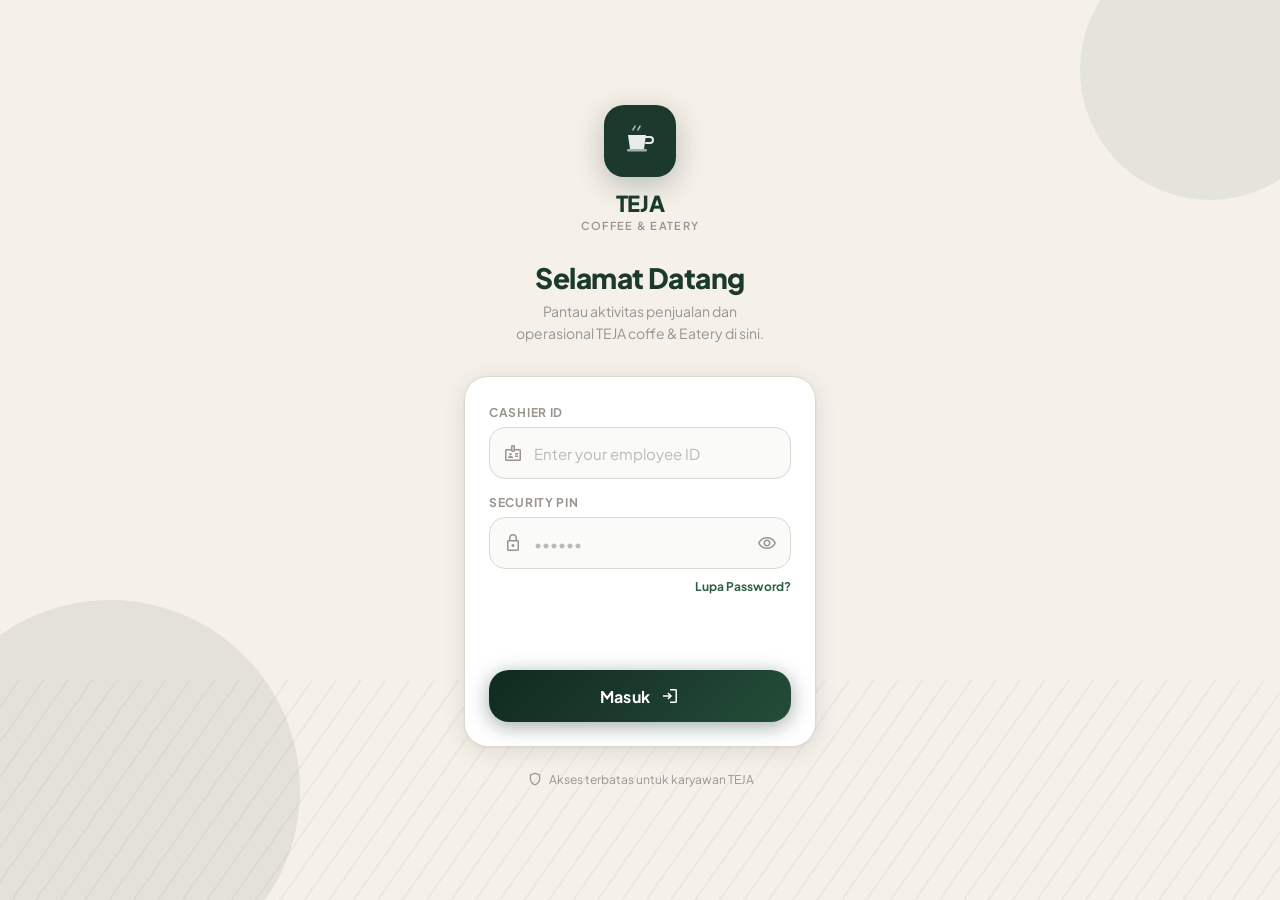
<file: admin-login.html>
<!DOCTYPE html>
<html lang="id">
<head>
  <meta charset="utf-8">
  <meta name="viewport" content="width=device-width, initial-scale=1.0">
  <title>Login Kasir — TEJA Coffee & Eatery</title>
  <link href="https://fonts.googleapis.com/css2?family=Plus+Jakarta+Sans:wght@400;500;600;700;800&family=Playfair+Display:wght@500;600;700&display=swap" rel="stylesheet">
  <link href="https://fonts.googleapis.com/css2?family=Material+Symbols+Outlined:wght,FILL@100..700,0..1&display=swap" rel="stylesheet">
  <style>
    *, *::before, *::after { box-sizing: border-box; margin: 0; padding: 0; }
    :root {
      --green-dark: #1B3A2D;
      --green-mid:  #234D38;
      --green-light:#2E6045;
      --cream:      #F5F0E8;
      --surface:    #FFFFFF;
      --outline:    #DDD8D0;
      --muted:      #9A948E;
      --error:      #C0392B;
      --radius-lg:  16px;
      --radius-xl:  20px;
      --radius-full:9999px;
    }
    body {
      min-height: 100dvh;
      background-color: var(--cream);
      font-family: 'Plus Jakarta Sans', sans-serif;
      display: flex;
      align-items: center;
      justify-content: center;
      position: relative;
      overflow: hidden;
    }
    .bg-decor {
      position: fixed;
      inset: 0;
      pointer-events: none;
      z-index: 0;
    }
    .bg-decor::before {
      content: '';
      position: absolute;
      bottom: -80px; left: -80px;
      width: 380px; height: 380px;
      background: var(--green-dark);
      border-radius: 50%;
      opacity: 0.08;
    }
    .bg-decor::after {
      content: '';
      position: absolute;
      top: -60px; right: -60px;
      width: 260px; height: 260px;
      background: var(--green-mid);
      border-radius: 50%;
      opacity: 0.07;
    }
    /* diagonal stripe accent */
    .bg-stripe {
      position: fixed;
      bottom: 0; left: 0;
      width: 100%; height: 220px;
      background: repeating-linear-gradient(
        -55deg,
        transparent,
        transparent 18px,
        rgba(27,58,45,0.04) 18px,
        rgba(27,58,45,0.04) 20px
      );
      pointer-events: none; z-index: 0;
    }
    .wrapper {
      position: relative;
      z-index: 1;
      width: 100%;
      max-width: 400px;
      padding: 40px 24px 48px;
      display: flex;
      flex-direction: column;
      align-items: center;
    }
    /* Logo */
    .logo-wrap {
      display: flex;
      flex-direction: column;
      align-items: center;
      margin-bottom: 28px;
    }
    .logo-icon {
      width: 72px; height: 72px;
      background: var(--green-dark);
      border-radius: 20px;
      display: flex; align-items: center; justify-content: center;
      margin-bottom: 12px;
      box-shadow: 0 8px 28px rgba(27,58,45,0.28);
    }
    .logo-icon svg { width: 40px; height: 40px; fill: #fff; }
    .logo-brand {
      font-size: 22px; font-weight: 800;
      color: var(--green-dark); letter-spacing: -0.02em;
    }
    .logo-sub {
      font-size: 11px; font-weight: 600;
      letter-spacing: 0.12em; text-transform: uppercase;
      color: var(--muted); margin-top: 2px;
    }
    /* Title */
    .page-title {
      font-size: 28px; font-weight: 800;
      color: var(--green-dark); letter-spacing: -0.02em;
      text-align: center; margin-bottom: 6px;
    }
    .page-sub {
      font-size: 14px; color: var(--muted);
      text-align: center; line-height: 1.55;
      margin-bottom: 32px;
    }
    /* Card */
    .card {
      background: var(--surface);
      border-radius: 24px;
      padding: 28px 24px 24px;
      width: 100%;
      box-shadow: 0 4px 24px rgba(27,58,45,0.10), 0 1px 4px rgba(27,58,45,0.06);
      border: 1px solid var(--outline);
    }
    /* Field */
    .field { margin-bottom: 16px; }
    .field label {
      display: block;
      font-size: 12px; font-weight: 700;
      letter-spacing: 0.06em; text-transform: uppercase;
      color: var(--muted); margin-bottom: 7px;
    }
    .input-wrap {
      position: relative;
      display: flex; align-items: center;
    }
    .input-icon {
      position: absolute; left: 14px;
      display: flex; align-items: center;
      color: var(--muted);
    }
    .input-icon .material-symbols-outlined { font-size: 20px; }
    .input-wrap input {
      width: 100%; height: 52px;
      padding: 0 44px;
      border: 1.5px solid var(--outline);
      border-radius: var(--radius-lg);
      background: #FAFAF9;
      font-family: 'Plus Jakarta Sans', sans-serif;
      font-size: 15px; font-weight: 500;
      color: var(--green-dark);
      outline: none;
      transition: border-color 0.2s, box-shadow 0.2s;
    }
    .input-wrap input::placeholder { color: #BEB9B3; font-weight: 400; }
    .input-wrap input:focus {
      border-color: var(--green-dark);
      box-shadow: 0 0 0 3px rgba(27,58,45,0.10);
      background: #fff;
    }
    .input-wrap input[type="password"] { letter-spacing: 0.15em; }
    .input-wrap input[type="password"]::placeholder { letter-spacing: 0; }
    .btn-toggle-pw {
      position: absolute; right: 14px;
      background: none; border: none; cursor: pointer;
      color: var(--muted); display: flex;
      transition: color 0.15s;
    }
    .btn-toggle-pw:hover { color: var(--green-dark); }
    .btn-toggle-pw .material-symbols-outlined { font-size: 20px; }
    /* Forgot */
    .forgot-row {
      display: flex; justify-content: flex-end;
      margin-bottom: 20px; margin-top: -6px;
    }
    .forgot-link {
      font-size: 12px; font-weight: 700;
      color: var(--green-light); text-decoration: none;
      transition: color 0.15s;
    }
    .forgot-link:hover { color: var(--green-dark); }
    /* Error */
    .error-msg {
      background: #FEF2F2; border: 1px solid #FECACA;
      border-radius: var(--radius-lg);
      padding: 10px 14px;
      display: flex; align-items: center; gap: 8px;
      font-size: 13px; font-weight: 600; color: var(--error);
      margin-bottom: 16px;
      opacity: 0; pointer-events: none;
      transition: opacity 0.2s;
    }
    .error-msg.visible { opacity: 1; pointer-events: auto; }
    .error-msg .material-symbols-outlined { font-size: 18px; flex-shrink: 0; }
    /* Button */
    .btn-login {
      width: 100%; height: 52px;
      background: linear-gradient(135deg, #0D2B1E 0%, #1B3A2D 50%, #234D38 100%);
      color: #fff; border: none; border-radius: var(--radius-xl);
      font-family: 'Plus Jakarta Sans', sans-serif;
      font-size: 16px; font-weight: 700; letter-spacing: 0.01em;
      cursor: pointer;
      display: flex; align-items: center; justify-content: center; gap: 10px;
      box-shadow: 0 4px 20px rgba(13,43,30,0.40);
      transition: transform 0.1s, box-shadow 0.15s;
    }
    .btn-login:hover { transform: translateY(-1px); box-shadow: 0 8px 28px rgba(13,43,30,0.50); }
    .btn-login:active { transform: scale(0.97); }
    .btn-login.loading { pointer-events: none; opacity: 0.85; }
    .btn-login .material-symbols-outlined { font-size: 20px; }
    .spin { animation: spin 0.7s linear infinite; }
    @keyframes spin { to { transform: rotate(360deg); } }
    /* Footer */
    .footer-note {
      margin-top: 24px;
      display: flex; align-items: center; gap: 6px;
      font-size: 12px; color: var(--muted); text-align: center;
    }
    .footer-note .material-symbols-outlined { font-size: 16px; }
  </style>
</head>
<body>
  <div class="bg-decor"></div>
  <div class="bg-stripe"></div>

  <div class="wrapper">
    <div class="logo-wrap">
      <div class="logo-icon">
        <!-- Simple coffee cup SVG -->
        <svg viewBox="0 0 40 40" xmlns="http://www.w3.org/2000/svg">
          <path d="M8 14h18l-2 14H10L8 14z" fill="rgba(255,255,255,0.9)"/>
          <path d="M26 16h4a3 3 0 010 6h-4" stroke="rgba(255,255,255,0.9)" stroke-width="2" fill="none" stroke-linecap="round"/>
          <path d="M13 9c0-2 2-2 2-4M18 9c0-2 2-2 2-4" stroke="rgba(255,255,255,0.7)" stroke-width="1.5" fill="none" stroke-linecap="round"/>
          <rect x="7" y="28" width="20" height="2.5" rx="1.25" fill="rgba(255,255,255,0.6)"/>
        </svg>
      </div>
      <div class="logo-brand">TEJA</div>
      <div class="logo-sub">Coffee &amp; Eatery</div>
    </div>

    <h1 class="page-title">Selamat Datang</h1>
    <p class="page-sub">Pantau aktivitas penjualan dan<br>operasional TEJA coffe &amp; Eatery di sini.</p>

    <div class="card">
      <div class="field">
        <label for="cashier-id">Cashier ID</label>
        <div class="input-wrap">
          <span class="input-icon"><span class="material-symbols-outlined">badge</span></span>
          <input type="text" id="cashier-id" placeholder="Enter your employee ID" autocomplete="username">
        </div>
      </div>

      <div class="field">
        <label for="pin">Security PIN</label>
        <div class="input-wrap">
          <span class="input-icon"><span class="material-symbols-outlined">lock</span></span>
          <input type="password" id="pin" placeholder="••••••" maxlength="6" inputmode="numeric" autocomplete="current-password">
          <button class="btn-toggle-pw" id="btn-toggle-pw" type="button" aria-label="Tampilkan PIN">
            <span class="material-symbols-outlined" id="pw-icon">visibility</span>
          </button>
        </div>
      </div>

      <div class="forgot-row">
        <a href="#" class="forgot-link">Lupa Password?</a>
      </div>

      <div class="error-msg" id="error-msg" role="alert">
        <span class="material-symbols-outlined">error</span>
        <span id="error-text">ID atau PIN salah. Coba lagi.</span>
      </div>

      <button class="btn-login" id="btn-login" type="button">
        <span id="btn-content" style="display:flex;align-items:center;gap:10px;">
          Masuk
          <span class="material-symbols-outlined">login</span>
        </span>
      </button>
    </div>

    <div class="footer-note">
      <span class="material-symbols-outlined">shield</span>
      Akses terbatas untuk karyawan TEJA
    </div>
  </div>

  <script>
    // Toggle password visibility
    const pinInput = document.getElementById('pin');
    const pwIcon   = document.getElementById('pw-icon');
    document.getElementById('btn-toggle-pw').addEventListener('click', () => {
      const show = pinInput.type === 'password';
      pinInput.type = show ? 'text' : 'password';
      pwIcon.textContent = show ? 'visibility_off' : 'visibility';
    });

    // Login logic (demo credentials)
    const DEMO_USERS = { 'KSR001': '123456', 'KSR002': '654321', 'ADMIN': '000000' };

    document.getElementById('btn-login').addEventListener('click', function () {
      const id  = document.getElementById('cashier-id').value.trim().toUpperCase();
      const pin = document.getElementById('pin').value.trim();
      const err = document.getElementById('error-msg');

      err.classList.remove('visible');

      if (!id || !pin) {
        document.getElementById('error-text').textContent = 'Harap isi Cashier ID dan PIN.';
        err.classList.add('visible');
        return;
      }

      // Loading state
      this.classList.add('loading');
      this.innerHTML = '<span class="material-symbols-outlined spin">progress_activity</span>';

      setTimeout(() => {
        if (DEMO_USERS[id] && DEMO_USERS[id] === pin) {
          sessionStorage.setItem('teja_cashier', id);
          window.location.href = 'admin-pesanan.html';
        } else {
          document.getElementById('error-text').textContent = 'ID atau PIN salah. Coba lagi.';
          err.classList.add('visible');
          this.classList.remove('loading');
          this.innerHTML = '<span id="btn-content" style="display:flex;align-items:center;gap:10px;">Masuk <span class="material-symbols-outlined">login</span></span>';
        }
      }, 900);
    });

    // Enter key
    document.getElementById('pin').addEventListener('keydown', e => {
      if (e.key === 'Enter') document.getElementById('btn-login').click();
    });
    document.getElementById('cashier-id').addEventListener('keydown', e => {
      if (e.key === 'Enter') document.getElementById('pin').focus();
    });
  </script>
</body>
</html>
</file>
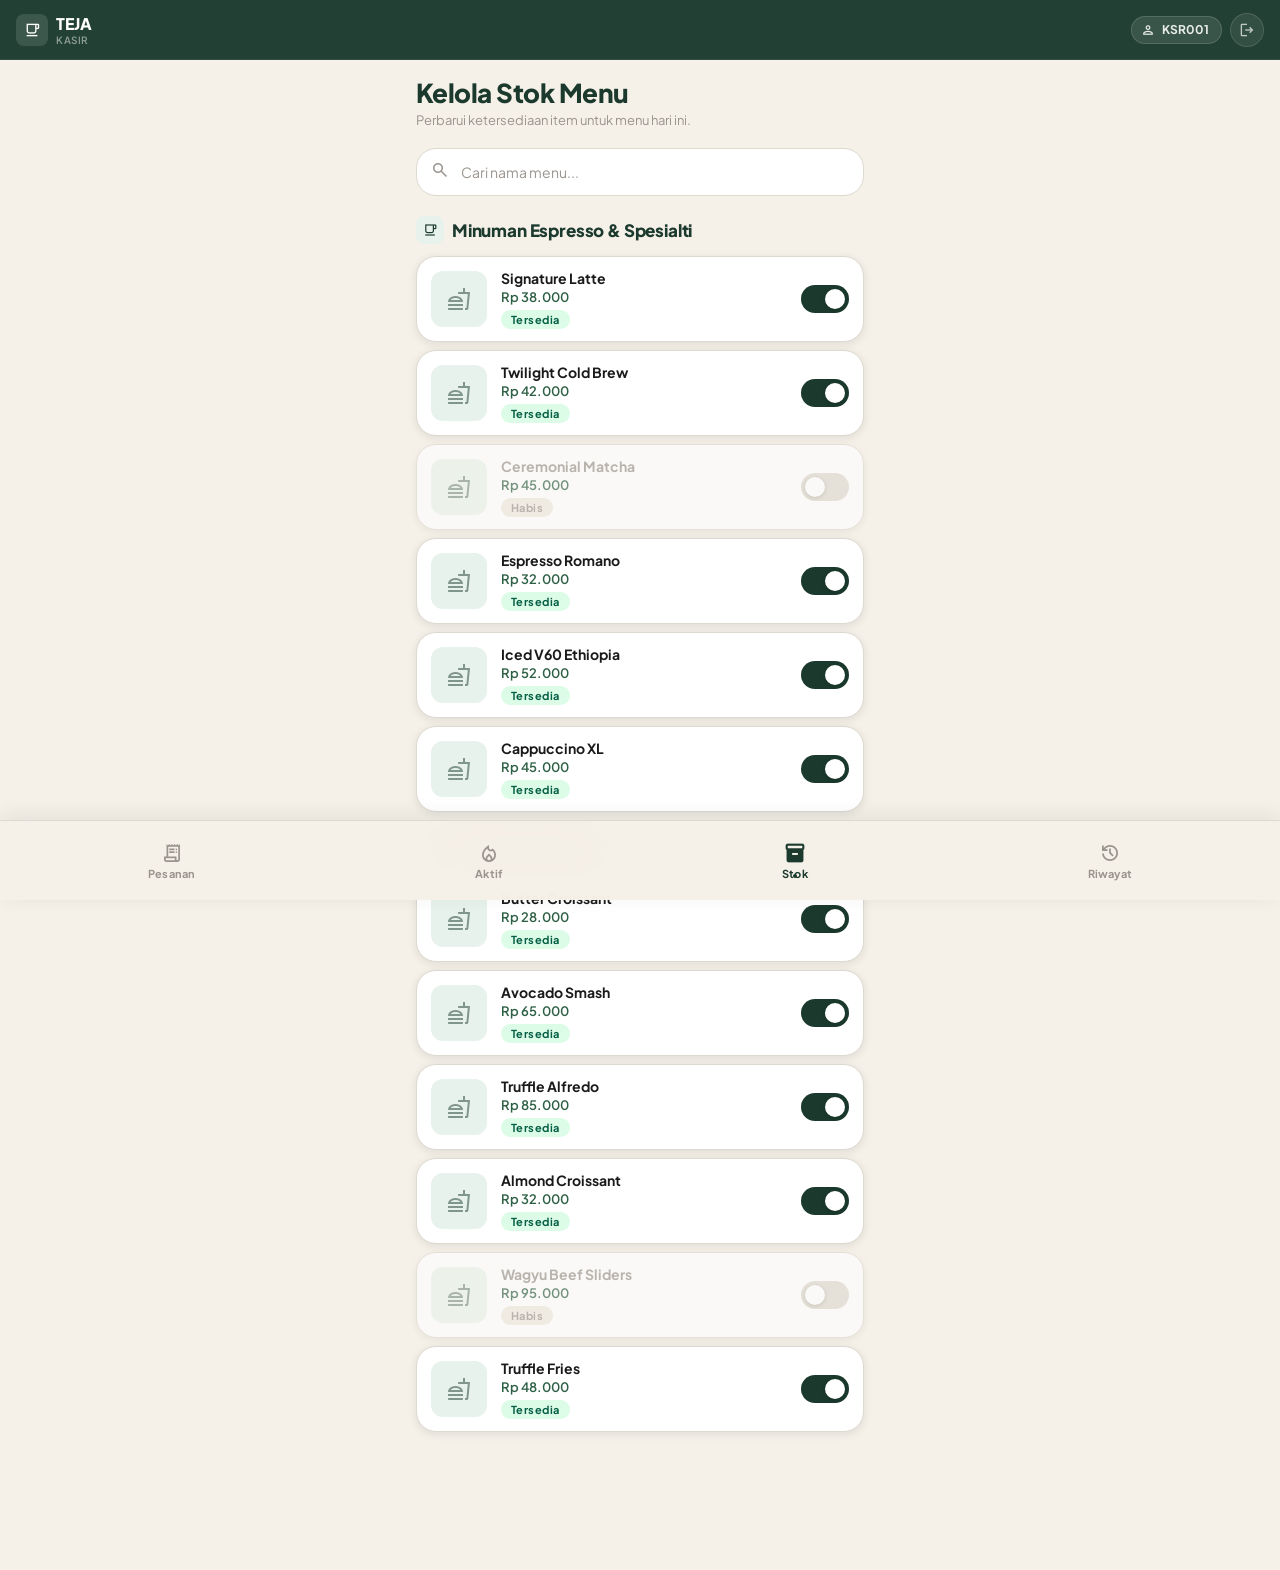
<file: admin-stok.html>
<!DOCTYPE html>
<html lang="id">
<head>
  <meta charset="utf-8">
  <meta name="viewport" content="width=device-width, initial-scale=1.0">
  <title>Kelola Stok Menu — TEJA Kasir</title>
  <link href="https://fonts.googleapis.com/css2?family=Plus+Jakarta+Sans:wght@400;500;600;700;800&display=swap" rel="stylesheet">
  <link href="https://fonts.googleapis.com/css2?family=Material+Symbols+Outlined:wght,FILL@100..700,0..1&display=swap" rel="stylesheet">
  <link rel="stylesheet" href="style/admin-shared.css">
  <style>
    /* Search bar */
    .search-wrap {
      position: relative; margin-bottom: 20px;
    }
    .search-icon {
      position: absolute; left: 14px; top: 50%; transform: translateY(-50%);
      color: var(--muted);
    }
    .search-icon .material-symbols-outlined { font-size: 20px; }
    .search-input {
      width: 100%; height: 48px;
      padding: 0 14px 0 44px;
      border: 1.5px solid var(--outline);
      border-radius: var(--radius-xl);
      background: var(--surface);
      font-family: 'Plus Jakarta Sans', sans-serif;
      font-size: 14px; font-weight: 500;
      color: var(--on-surface); outline: none;
      transition: border-color 0.2s, box-shadow 0.2s;
    }
    .search-input::placeholder { color: var(--muted); font-weight: 400; }
    .search-input:focus {
      border-color: var(--green-dark);
      box-shadow: 0 0 0 3px rgba(27,58,45,0.10);
    }

    /* Category section */
    .category-section { margin-bottom: 24px; }
    .category-header {
      display: flex; align-items: center; gap: 8px;
      margin-bottom: 12px;
    }
    .category-icon {
      width: 28px; height: 28px;
      background: var(--green-container);
      border-radius: var(--radius-sm);
      display: flex; align-items: center; justify-content: center;
    }
    .category-icon .material-symbols-outlined { font-size: 16px; color: var(--green-dark); }
    .category-title {
      font-size: 17px; font-weight: 800;
      color: var(--green-dark); letter-spacing: -0.01em;
    }

    /* Menu item card */
    .menu-item-card {
      background: var(--surface);
      border-radius: var(--radius-xl);
      border: 1px solid var(--outline);
      display: flex; align-items: center; gap: 14px;
      padding: 12px 14px;
      margin-bottom: 8px;
      box-shadow: var(--shadow-sm);
      transition: opacity 0.2s;
    }
    .menu-item-card.unavailable { opacity: 0.65; }

    .menu-thumb {
      width: 56px; height: 56px;
      border-radius: var(--radius-md);
      object-fit: cover; flex-shrink: 0;
      background: var(--green-container);
    }
    .menu-thumb-placeholder {
      width: 56px; height: 56px;
      border-radius: var(--radius-md);
      background: var(--green-container);
      display: flex; align-items: center; justify-content: center;
      flex-shrink: 0;
    }
    .menu-thumb-placeholder .material-symbols-outlined {
      font-size: 24px; color: var(--green-dark); opacity: 0.5;
    }

    .menu-info { flex: 1; min-width: 0; }
    .menu-name {
      font-size: 14px; font-weight: 700;
      color: var(--on-surface);
      white-space: nowrap; overflow: hidden; text-overflow: ellipsis;
    }
    .menu-name.unavailable-text { color: var(--muted); }
    .menu-price {
      font-size: 13px; font-weight: 600;
      color: var(--green-light); margin-top: 2px;
    }

    .avail-badge {
      display: inline-block;
      padding: 3px 10px; border-radius: var(--radius-full);
      font-size: 11px; font-weight: 700; letter-spacing: 0.04em;
      margin-top: 5px;
    }
    .avail-badge.on  { background: #DCFCE7; color: #065F46; }
    .avail-badge.off { background: var(--outline-var); color: var(--muted); }

    /* Toggle switch */
    .toggle-switch {
      position: relative; width: 48px; height: 28px; flex-shrink: 0;
    }
    .toggle-switch input { opacity: 0; width: 0; height: 0; }
    .toggle-slider {
      position: absolute; cursor: pointer;
      inset: 0; border-radius: 28px;
      background: var(--outline); transition: background 0.25s;
    }
    .toggle-slider::before {
      content: ''; position: absolute;
      height: 20px; width: 20px;
      left: 4px; bottom: 4px;
      border-radius: 50%; background: #fff;
      box-shadow: 0 1px 4px rgba(0,0,0,0.20);
      transition: transform 0.25s;
    }
    .toggle-switch input:checked + .toggle-slider { background: var(--green-dark); }
    .toggle-switch input:checked + .toggle-slider::before { transform: translateX(20px); }

    /* Toast notification */
    .toast {
      position: fixed; bottom: 96px; left: 50%;
      transform: translateX(-50%) translateY(20px);
      background: var(--green-dark); color: #fff;
      padding: 10px 20px; border-radius: var(--radius-full);
      font-size: 13px; font-weight: 700;
      box-shadow: 0 8px 24px rgba(27,58,45,0.35);
      opacity: 0; pointer-events: none;
      transition: opacity 0.25s, transform 0.25s;
      z-index: 100; white-space: nowrap;
    }
    .toast.show { opacity: 1; transform: translateX(-50%) translateY(0); }
  </style>
</head>
<body>

  <header class="admin-header">
    <div class="admin-header-left">
      <div class="admin-logo">
        <div class="admin-logo-icon">
          <span class="material-symbols-outlined">local_cafe</span>
        </div>
        <div>
          <div class="admin-logo-text">TEJA</div>
          <div class="admin-logo-sub">Kasir</div>
        </div>
      </div>
    </div>
    <div class="admin-header-right">
      <div class="cashier-chip">
        <span class="material-symbols-outlined">person</span>
        <span id="cashier-name">KSR001</span>
      </div>
      <button class="btn-logout" onclick="window.location.href='admin-login.html'" title="Logout">
        <span class="material-symbols-outlined">logout</span>
      </button>
    </div>
  </header>

  <main class="admin-container">
    <div class="page-heading">
      <h1>Kelola Stok Menu</h1>
      <p>Perbarui ketersediaan item untuk menu hari ini.</p>
    </div>

    <div class="search-wrap">
      <div class="search-icon"><span class="material-symbols-outlined">search</span></div>
      <input class="search-input" type="text" id="search-input" placeholder="Cari nama menu...">
    </div>

    <div id="menu-list"></div>
  </main>

  <div class="toast" id="toast"></div>

  <nav class="admin-nav">
    <a href="admin-pesanan.html" class="admin-nav-item">
      <span class="material-symbols-outlined">receipt_long</span>
      <span class="admin-nav-label">Pesanan</span>
    </a>
    <a href="admin-aktif.html" class="admin-nav-item">
      <span class="material-symbols-outlined">local_fire_department</span>
      <span class="admin-nav-label">Aktif</span>
    </a>
    <a href="admin-stok.html" class="admin-nav-item active">
      <span class="material-symbols-outlined">inventory_2</span>
      <span class="admin-nav-label">Stok</span>
    </a>
    <a href="admin-riwayat.html" class="admin-nav-item">
      <span class="material-symbols-outlined">history</span>
      <span class="admin-nav-label">Riwayat</span>
    </a>
  </nav>

  <script>
    const MENU_DATA = [
      {
        category: 'Minuman Espresso & Spesialti',
        icon: 'local_cafe',
        items: [
          { id: 1, name: 'Signature Latte',     price: 38000, available: true },
          { id: 2, name: 'Twilight Cold Brew',   price: 42000, available: true },
          { id: 3, name: 'Ceremonial Matcha',    price: 45000, available: false },
          { id: 4, name: 'Espresso Romano',      price: 32000, available: true },
          { id: 5, name: 'Iced V60 Ethiopia',    price: 52000, available: true },
          { id: 6, name: 'Cappuccino XL',        price: 45000, available: true },
        ]
      },
      {
        category: 'Makanan & Pastry',
        icon: 'restaurant',
        items: [
          { id: 7,  name: 'Butter Croissant',    price: 28000, available: true },
          { id: 8,  name: 'Avocado Smash',       price: 65000, available: true },
          { id: 9,  name: 'Truffle Alfredo',     price: 85000, available: true },
          { id: 10, name: 'Almond Croissant',    price: 32000, available: true },
          { id: 11, name: 'Wagyu Beef Sliders',  price: 95000, available: false },
          { id: 12, name: 'Truffle Fries',       price: 48000, available: true },
        ]
      }
    ];

    function formatRupiah(n) { return 'Rp ' + n.toLocaleString('id-ID'); }

    function showToast(msg) {
      const t = document.getElementById('toast');
      t.textContent = msg;
      t.classList.add('show');
      setTimeout(() => t.classList.remove('show'), 2200);
    }

    function toggle(id) {
      for (const cat of MENU_DATA) {
        const item = cat.items.find(i => i.id === id);
        if (item) {
          item.available = !item.available;
          showToast(item.available ? `✓ ${item.name} — Tersedia` : `✗ ${item.name} — Habis`);
          renderMenu(document.getElementById('search-input').value);
          break;
        }
      }
    }

    function renderMenu(query = '') {
      const q = query.toLowerCase().trim();
      const container = document.getElementById('menu-list');
      let html = '';

      MENU_DATA.forEach(cat => {
        const items = cat.items.filter(i => !q || i.name.toLowerCase().includes(q));
        if (!items.length) return;

        html += `<div class="category-section">
          <div class="category-header">
            <div class="category-icon"><span class="material-symbols-outlined">${cat.icon}</span></div>
            <span class="category-title">${cat.category}</span>
          </div>
          ${items.map(item => `
            <div class="menu-item-card ${item.available ? '' : 'unavailable'}">
              <div class="menu-thumb-placeholder">
                <span class="material-symbols-outlined">fastfood</span>
              </div>
              <div class="menu-info">
                <div class="menu-name ${item.available ? '' : 'unavailable-text'}">${item.name}</div>
                <div class="menu-price">${formatRupiah(item.price)}</div>
                <div class="avail-badge ${item.available ? 'on' : 'off'}">${item.available ? 'Tersedia' : 'Habis'}</div>
              </div>
              <label class="toggle-switch" aria-label="Toggle ketersediaan ${item.name}">
                <input type="checkbox" ${item.available ? 'checked' : ''} onchange="toggle(${item.id})">
                <span class="toggle-slider"></span>
              </label>
            </div>`).join('')}
        </div>`;
      });

      if (!html) {
        html = `<div style="text-align:center;padding:48px 20px;color:var(--muted);">
          <span class="material-symbols-outlined" style="font-size:48px;color:var(--outline);display:block;margin-bottom:10px;">search_off</span>
          Menu tidak ditemukan
        </div>`;
      }

      container.innerHTML = html;
    }

    document.getElementById('search-input').addEventListener('input', function () {
      renderMenu(this.value);
    });

    const cashierName = sessionStorage.getItem('teja_cashier') || 'KSR001';
    document.getElementById('cashier-name').textContent = cashierName;
    renderMenu();
  </script>
</body>
</html>
</file>
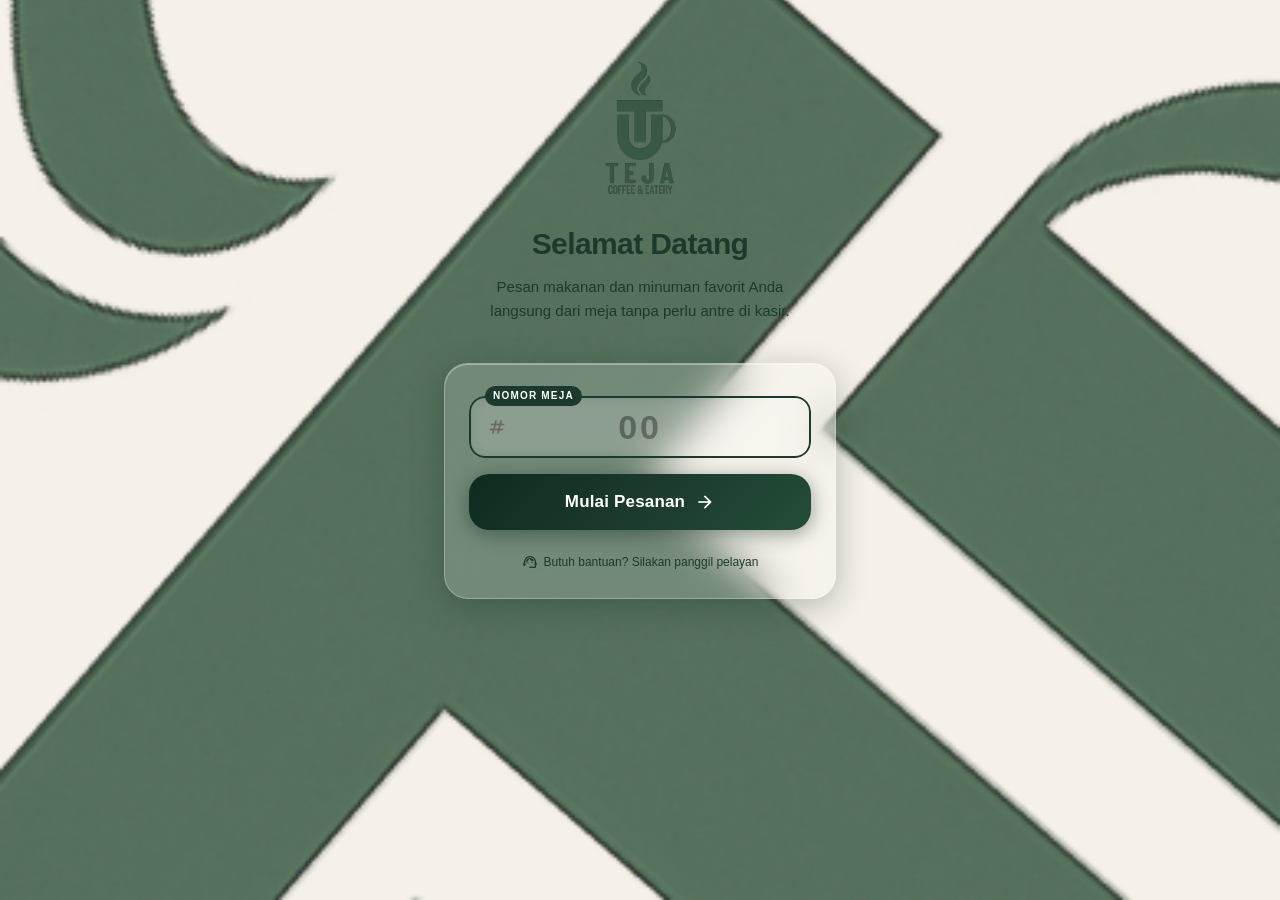
<file: welcome.html>
<!DOCTYPE html>
<html lang="id">
<head>
  <meta charset="utf-8">
  <meta name="viewport" content="width=device-width, initial-scale=1.0">
  <title>UrbanDine — Selamat Datang</title>

  <link rel="preconnect" href="https://fonts.googleapis.com">
  <link rel="preconnect" href="https://fonts.gstatic.com" crossorigin>
  <link href="https://fonts.googleapis.com/css2?family=DM+Sans:wght@300;400;500;600;700&family=Playfair+Display:wght@500;600;700&display=swap" rel="stylesheet">
  <link href="https://fonts.googleapis.com/css2?family=Material+Symbols+Outlined:wght,FILL@100..700,0..1&display=swap" rel="stylesheet">

  <link rel="stylesheet" href="style/styling.css">

  <style>
    body {
      min-height: 100dvh;
      display: flex;
      align-items: center;
      justify-content: center;
      background-color: var(--color-background);
      position: relative;
      overflow: hidden;
    }

    * { font-family: 'Plus Jakarta Sans', sans-serif; }

    .welcome-bg {
      position: fixed;
      inset: 0;
      width: 100%;
      height: 100%;
      object-fit: cover;
      object-position: center bottom;
      z-index: 0;
    }

    .welcome-wrapper {
      position: relative;
      z-index: 1;
      width: 100%;
      max-width: 448px;
      min-height: 100dvh;
      display: flex;
      flex-direction: column;
      align-items: center;
      justify-content: flex-start;
      padding: 64px 28px 48px;
    }

    .welcome-logo {
      width: 180px;
      height: auto;
      display: block;
      margin-top: -20px;
      margin-bottom: 1px;
    }

    .welcome-title {
      font-family: 'Plus Jakarta Sans', sans-serif;
      font-size: 30px;
      line-height: 38px;
      font-weight: 700;
      color: var(--color-primary);
      text-align: center;
      margin-bottom: 12px;
      letter-spacing: -0.02em;
    }

    .welcome-desc {
      font-family: 'Plus Jakarta Sans', sans-serif;
      font-size: 15px;
      line-height: 24px;
      font-weight: 500;
      color: var(--color-primary);
      text-align: center;
      max-width: 320px;
      margin-bottom: 40px;
    }

    .welcome-card {
      width: 100%;
      background: rgba(255, 255, 255, 0.18);
      backdrop-filter: blur(20px);
      -webkit-backdrop-filter: blur(20px);
      border-radius: var(--radius-2xl);
      padding: 32px 24px 24px;
      box-shadow:
        0 8px 32px rgba(13, 43, 30, 0.28),
        inset 0 1px 0 rgba(255, 255, 255, 0.35);
      border: 1.5px solid rgba(255, 255, 255, 0.28);
      display: flex;
      flex-direction: column;
      align-items: center;
    }

    .meja-field {
      position: relative;
      margin-bottom: -10px;
      width: 100%;
    }

    .meja-label {
      position: absolute;
      top: -10px;
      left: 16px;
      background: var(--color-primary);
      backdrop-filter: blur(8px);
      -webkit-backdrop-filter: blur(8px);
      padding: 0 8px;
      font-size: 10px;
      font-weight: 700;
      letter-spacing: 0.12em;
      text-transform: uppercase;
      color: #ffff;
      line-height: 20px;
      border-radius: var(--radius-full);
      z-index: 1;
    }

    .meja-input-wrap {
      position: relative;
      display: flex;
      align-items: center;
      justify-content: center;
      border-radius: var(--radius-lg);
      overflow: hidden;
      backdrop-filter: blur(8px);
      -webkit-backdrop-filter: blur(8px);
      transition: border-color .2s ease, box-shadow .2s ease;
    }

    .meja-input-wrap:focus-within {
      border-color: var(--color-primary);
      box-shadow: 0 0 0 3px rgba(27, 58, 45, 0.15);
    }

    .meja-input-icon {
      position: absolute;
      left: 18px;
      top: 50%;
      transform: translateY(-50%);
      display: flex;
      align-items: center;
      color: var(--color-on-surface-variant);
      z-index: 2;
    }

    .meja-input-icon .material-symbols-outlined { font-size: 20px; }

    .meja-input {
      width: 100%;
      height: 62px;
      border: 2px solid var(--color-primary);
      border-radius: var(--radius-lg);
      background: transparent;
      font-family: 'Plus Jakarta Sans', sans-serif;
      font-size: 34px;
      font-weight: 800;
      text-align: center;
      letter-spacing: 0.08em;
      color: var(--color-on-surface);
      caret-color: var(--color-primary);
      padding: 0;
    }

    .meja-input::placeholder { color: rgba(0,0,0,.35); font-weight: 800; }
    .meja-input::-webkit-inner-spin-button,
    .meja-input::-webkit-outer-spin-button { -webkit-appearance: none; }
    .meja-input[type=number] { -moz-appearance: textfield; }

    .error-msg {
      font-size: 12px;
      color: var(--color-error);
      font-weight: 600;
      min-height: 16px;
      margin-top: 10px;
      text-align: center;
      opacity: 0;
      transition: opacity 0.2s ease;
      width: 100%;
    }
    .error-msg.visible { opacity: 1; }

    .btn-mulai {
      width: 100%;
      height: 56px;
      background: linear-gradient(135deg, var(--color-primary-dark) 0%, var(--color-primary) 50%, var(--color-primary-mid) 100%);
      color: #ffff;
      border: none;
      border-radius: var(--radius-xl);
      font-family: var(--font-base);
      font-size: 17px;
      font-weight: 700;
      letter-spacing: 0.01em;
      cursor: pointer;
      display: flex;
      align-items: center;
      justify-content: center;
      gap: 10px;
      box-shadow: 0 4px 20px rgba(13, 43, 30, 0.45);
      transition: transform 0.1s ease, box-shadow 0.15s ease;
    }

    .btn-mulai:hover {
      box-shadow: 0 8px 28px rgba(13, 43, 30, 0.55);
      transform: translateY(-1px);
    }

    .btn-mulai:active { transform: scale(0.97); }

    .btn-mulai .material-symbols-outlined { font-size: 20px; transition: transform 0.2s ease; }
    .btn-mulai:hover .arrow-icon { transform: translateX(4px); }

    .btn-mulai.loading .btn-text { display: none; }
    .btn-mulai.loading .btn-spinner { display: flex !important; }
    .btn-spinner { display: none; align-items: center; gap: 8px; }

    .welcome-help {
      margin-top: 20px;
      display: flex;
      align-items: center;
      gap: 6px;
      font-size: 12px;
      color: var(--color-primary);
    }

    .welcome-help .material-symbols-outlined { font-size: 16px; color: var(--color-primary); }
  </style>
</head>

<body>
  <img class="welcome-bg" src="assets/background.png" alt="" aria-hidden="true">

  <div class="welcome-wrapper">
    <img class="welcome-logo" src="assets/logo-teja.svg" alt="Logo">

    <h1 class="welcome-title">Selamat Datang</h1>
    <p class="welcome-desc">
      Pesan makanan dan minuman favorit Anda langsung dari meja tanpa perlu antre di kasir.
    </p>

    <div class="welcome-card">
      <div class="meja-field">
        <span class="meja-label">Nomor Meja</span>
        <div class="meja-input-wrap">
          <div class="meja-input-icon">
            <span class="material-symbols-outlined">tag</span>
          </div>
          <input
            id="nomor-meja"
            class="meja-input"
            type="number"
            min="1"
            max="99"
            placeholder="00"
            inputmode="numeric"
            autocomplete="off"
            aria-label="Masukkan nomor meja"
          >
        </div>
      </div>

      <p class="error-msg" id="error-msg" role="alert"></p>

      <button class="btn-mulai" id="btn-mulai" type="button">
        <span class="btn-text" style="display:flex;align-items:center;gap:10px;">
          Mulai Pesanan
          <span class="material-symbols-outlined arrow-icon">arrow_forward</span>
        </span>
        <span class="btn-spinner">
          <span class="material-symbols-outlined animate-spin" style="font-size:20px">progress_activity</span>
        </span>
      </button>

      <p class="welcome-help">
        <span class="material-symbols-outlined">support_agent</span>
        Butuh bantuan? Silakan panggil pelayan
      </p>
    </div>
  </div>

  <script>
    const input  = document.getElementById('nomor-meja');
    const btn    = document.getElementById('btn-mulai');
    const errMsg = document.getElementById('error-msg');

    function isValid() {
      const val = parseInt(input.value, 10);
      return input.value.trim() !== '' && !isNaN(val) && val >= 1 && val <= 99;
    }

    function showError(msg) {
      errMsg.textContent = msg;
      errMsg.classList.add('visible');
    }

    function hideError() { errMsg.classList.remove('visible'); }

    input.addEventListener('input', () => { if (isValid()) hideError(); });
    input.addEventListener('keydown', (e) => { if (e.key === 'Enter') btn.click(); });

    btn.addEventListener('click', () => {
      if (!isValid()) {
        showError('Masukkan nomor meja yang valid (1-99).');
        input.focus();
        return;
      }

      hideError();
      btn.classList.add('loading');
      btn.disabled = true;

      // ── Simpan nomor meja ke sessionStorage ──
      const nomorMeja = parseInt(input.value, 10);
      sessionStorage.setItem('urbandine_meja', nomorMeja);

      // ── Reset keranjang untuk sesi baru ──
      localStorage.removeItem('urbandine_cart');

      setTimeout(() => {
        window.location.href = 'index.html';
      }, 700);
    });
  </script>
</body>
</html>
</file>
<file: style/admin-shared.css>
/* ============================================================
   TEJA ADMIN — admin-shared.css
   Shared styles for all cashier/admin pages
   ============================================================ */

*, *::before, *::after { box-sizing: border-box; margin: 0; padding: 0; }

:root {
  --green-dark:   #1B3A2D;
  --green-darker: #0D2B1E;
  --green-mid:    #234D38;
  --green-light:  #2E6045;
  --green-container: #E8F2EC;
  --cream:        #F5F0E8;
  --surface:      #FFFFFF;
  --surface-low:  #F7F4EE;
  --outline:      #DDD8D0;
  --outline-var:  #EDE8E0;
  --muted:        #9A948E;
  --on-surface:   #1A1A1A;
  --on-variant:   #6B6660;
  --error:        #C0392B;
  --error-bg:     #FDECEA;
  --accent:       #D4A96A;
  --status-new:       #1B3A2D;
  --status-cooking:   #B45309;
  --status-ready:     #065F46;
  --status-done:      #6B6660;
  --radius-sm:  8px;
  --radius-md:  12px;
  --radius-lg:  16px;
  --radius-xl:  20px;
  --radius-2xl: 24px;
  --radius-full:9999px;
  --shadow-sm: 0 2px 8px rgba(27,58,45,0.10);
  --shadow-md: 0 4px 16px rgba(27,58,45,0.14);
}

body {
  min-height: 100dvh;
  background: var(--cream);
  font-family: 'Plus Jakarta Sans', sans-serif;
  color: var(--on-surface);
  -webkit-font-smoothing: antialiased;
  padding-bottom: 90px;
}

/* ── TOP HEADER ── */
.admin-header {
  position: fixed; top: 0; left: 0; right: 0; z-index: 50;
  background: rgba(27,58,45,0.97);
  backdrop-filter: blur(20px);
  border-bottom: 1px solid rgba(255,255,255,0.08);
  padding: 0 16px;
  height: 60px;
  display: flex; align-items: center; justify-content: space-between;
}

.admin-header-left {
  display: flex; align-items: center; gap: 10px;
}

.admin-logo {
  display: flex; align-items: center; gap: 8px;
}

.admin-logo-icon {
  width: 32px; height: 32px;
  background: rgba(255,255,255,0.12);
  border-radius: 8px;
  display: flex; align-items: center; justify-content: center;
}

.admin-logo-icon .material-symbols-outlined { font-size: 18px; color: #fff; }

.admin-logo-text {
  font-size: 16px; font-weight: 800;
  color: #fff; letter-spacing: -0.01em;
}

.admin-logo-sub {
  font-size: 10px; font-weight: 600;
  color: rgba(255,255,255,0.50);
  letter-spacing: 0.06em; text-transform: uppercase;
}

.admin-header-right {
  display: flex; align-items: center; gap: 8px;
}

.cashier-chip {
  display: flex; align-items: center; gap: 6px;
  background: rgba(255,255,255,0.10);
  border: 1px solid rgba(255,255,255,0.15);
  border-radius: var(--radius-full);
  padding: 5px 12px 5px 8px;
  color: rgba(255,255,255,0.90);
  font-size: 12px; font-weight: 700;
}

.cashier-chip .material-symbols-outlined { font-size: 16px; }

.btn-logout {
  background: rgba(255,255,255,0.08);
  border: 1px solid rgba(255,255,255,0.12);
  border-radius: var(--radius-full);
  width: 34px; height: 34px;
  display: flex; align-items: center; justify-content: center;
  color: rgba(255,255,255,0.70);
  cursor: pointer;
  transition: background 0.15s;
}
.btn-logout:hover { background: rgba(255,255,255,0.16); color: #fff; }
.btn-logout .material-symbols-outlined { font-size: 18px; }

/* ── BOTTOM NAV ── */
.admin-nav {
  position: fixed; bottom: 0; left: 0; right: 0; z-index: 50;
  background: rgba(245,240,232,0.97);
  border-top: 1px solid var(--outline);
  backdrop-filter: blur(20px);
  height: 80px;
  display: flex; align-items: center; justify-content: space-around;
  padding: 0 8px;
  box-shadow: 0 -4px 20px rgba(27,58,45,0.08);
}

.admin-nav-item {
  display: flex; flex-direction: column;
  align-items: center; justify-content: center;
  gap: 3px; padding: 6px 20px;
  border-radius: var(--radius-lg);
  cursor: pointer; border: none; background: none;
  font-family: 'Plus Jakarta Sans', sans-serif;
  text-decoration: none;
  transition: background 0.15s, transform 0.1s;
  position: relative; min-width: 64px;
}

.admin-nav-item:active { transform: scale(0.90); }

.admin-nav-item .material-symbols-outlined { font-size: 22px; color: var(--muted); }
.admin-nav-label { font-size: 11px; font-weight: 700; color: var(--muted); letter-spacing: 0.02em; }

.admin-nav-item.active .material-symbols-outlined {
  color: var(--green-dark);
  font-variation-settings: 'FILL' 1, 'wght' 500, 'GRAD' 0, 'opsz' 24;
}
.admin-nav-item.active .admin-nav-label { color: var(--green-dark); }
.admin-nav-item.active::after {
  content: ''; position: absolute; bottom: 8px;
  width: 4px; height: 4px; border-radius: 50%;
  background: var(--green-dark);
}

/* ── PAGE CONTAINER ── */
.admin-container {
  max-width: 480px;
  margin: 0 auto;
  padding: 76px 16px 24px;
}

/* ── PAGE TITLE ── */
.page-heading { margin-bottom: 20px; }
.page-heading h1 {
  font-size: 26px; font-weight: 800;
  color: var(--green-dark); letter-spacing: -0.02em;
}
.page-heading p {
  font-size: 13px; color: var(--muted); margin-top: 3px;
}

/* ── CARD ── */
.admin-card {
  background: var(--surface);
  border-radius: var(--radius-2xl);
  border: 1px solid var(--outline);
  box-shadow: var(--shadow-sm);
  margin-bottom: 12px;
  overflow: hidden;
}

/* ── STATUS BADGES ── */
.status-badge {
  display: inline-flex; align-items: center; gap: 5px;
  padding: 4px 10px; border-radius: var(--radius-full);
  font-size: 11px; font-weight: 700; letter-spacing: 0.04em; text-transform: uppercase;
}
.status-badge .material-symbols-outlined { font-size: 13px; }

.badge-new      { background: #DCFCE7; color: #065F46; }
.badge-cooking  { background: #FEF3C7; color: #92400E; }
.badge-ready    { background: #E8F2EC; color: var(--green-dark); }
.badge-done     { background: #F3F4F6; color: #6B7280; }
.badge-late     { background: #FEE2E2; color: #991B1B; }

/* ── ANIMATIONS ── */
@keyframes spin { to { transform: rotate(360deg); } }
.spin { animation: spin 0.7s linear infinite; }

@keyframes fade-up {
  from { opacity: 0; transform: translateY(8px); }
  to   { opacity: 1; transform: translateY(0); }
}
.fade-up { animation: fade-up 0.3s ease forwards; }
</file>
<file: style/styling.css>
/* ============================================================
   URBANDINE — styling.css
   Palette: Dark Forest Green (Starbucks-inspired)
   Struktur:
   1. Import Font
   2. CSS Variables (Design Tokens)
   3. Reset & Base
   4. Typography Utilities
   5. Layout & Container
   6. Header / TopAppBar
   7. Search Bar
   8. Signature Coffee / Hero Section
   9. Category Chips
   10. Minuman Populer
   11. Makanan Utama
   12. Camilan (Bento Grid)
   13. FAB Keranjang
   14. Bottom Navigation Bar
   15. Animations & Micro-interactions
   16. Scrollbar Utility
   ============================================================ */


   
.logo img {
  height: 40px;
  width: auto;
  display: block;
}

/* ----------------------------------------------------------
   1. IMPORT FONT
   ---------------------------------------------------------- */
@import url('https://fonts.googleapis.com/css2?family=DM+Sans:wght@300;400;500;600;700&family=Playfair+Display:wght@500;600;700&display=swap');
@import url('https://fonts.googleapis.com/css2?family=Material+Symbols+Outlined:wght,FILL@100..700,0..1&display=swap');


/* ----------------------------------------------------------
   2. CSS VARIABLES (Design Tokens)
   ---------------------------------------------------------- */
:root {
  /* ── Core Brand Colors (Dark Forest Green) ── */
  --color-primary:                  #1B3A2D;   /* deep forest green */
  --color-primary-dark:             #0D2B1E;   /* darker forest */
  --color-primary-mid:              #234D38;   /* mid tone */
  --color-primary-light:            #2E6045;   /* lighter green */
  --color-on-primary:               #FFFFFF;

  --color-primary-container:        #E8F2EC;   /* very light green tint */
  --color-on-primary-container:     #1B3A2D;

  /* ── Accent ── */
  --color-accent:                   #D4A96A;   /* warm gold/caramel */
  --color-accent-light:             #F0D9B5;
  --color-on-accent:                #1B3A2D;

  /* ── Surface / Background ── */
  --color-background:               #F5F0E8;   /* warm cream/off-white */
  --color-surface:                  #FFFFFF;
  --color-surface-warm:             #FAF7F2;   /* warm card bg */
  --color-surface-dim:              #EDE8E0;
  --color-surface-container-low:    #F7F4EE;
  --color-surface-container:        #EFEBE3;
  --color-surface-container-high:   #E5E0D6;
  --color-surface-container-highest:#DAD4C8;
  --color-surface-variant:          #CEC8BC;

  /* ── Text ── */
  --color-on-background:            #1A1A1A;
  --color-on-surface:               #1A1A1A;
  --color-on-surface-secondary:     #3D3D3D;
  --color-on-surface-variant:       #6B6660;
  --color-on-surface-muted:         #9A948E;

  /* ── Status ── */
  --color-error:                    #C0392B;
  --color-on-error:                 #FFFFFF;
  --color-error-container:          #FDECEA;

  /* ── Outline ── */
  --color-outline:                  #B8B2AA;
  --color-outline-variant:          #DDD8D0;

  /* ── Spacing ── */
  --spacing-margin-mobile:  16px;
  --spacing-gutter-sm:      12px;
  --spacing-gutter-md:      20px;
  --spacing-gutter-lg:      28px;

  /* ── Border Radius ── */
  --radius-xs:   6px;
  --radius-sm:   8px;
  --radius-md:   12px;
  --radius-lg:   16px;
  --radius-xl:   20px;
  --radius-2xl:  24px;
  --radius-full: 9999px;

  /* ── Typography ── */
  --font-display: 'Playfair Display', serif;
  --font-base: 'Poppins', sans-serif;

  /* ── Shadows ── */
  --shadow-xs:  0 1px 3px rgba(27,58,45,0.06);
  --shadow-sm:  0 2px 8px rgba(27,58,45,0.10);
  --shadow-md:  0 4px 16px rgba(27,58,45,0.14);
  --shadow-lg:  0 8px 32px rgba(27,58,45,0.18);
  --shadow-xl:  0 16px 48px rgba(27,58,45,0.22);

  /* ── Z-index layers ── */
  --z-header: 50;
  --z-fab:    40;
  --z-nav:    50;
}



/* ── Hero Slideshow ── */
.hero-slideshow {
  display: flex;
  overflow-x: auto;
  scroll-snap-type: x mandatory;
  -webkit-overflow-scrolling: touch;
  scroll-behavior: smooth;
  gap: 12px;
  -ms-overflow-style: none;
  scrollbar-width: none;
}
.hero-slideshow::-webkit-scrollbar { display: none; }

.hero-slide {
  flex: 0 0 100%;
  scroll-snap-align: start;
}

/* Dots */
.hero-dots {
  display: flex;
  justify-content: center;
  gap: 6px;
  margin-top: 10px;
}
.hero-dot {
  width: 6px;
  height: 6px;
  border-radius: 50%;
  background-color: var(--color-outline-variant, #ccc);
  transition: background-color 0.2s ease, width 0.2s ease;
}
.hero-dot--active {
  width: 18px;
  border-radius: 3px;
  background-color: var(--color-primary);
}

/* ----------------------------------------------------------
   3. RESET & BASE
   ---------------------------------------------------------- */
*,
*::before,
*::after {
  box-sizing: border-box;
  margin: 0;
  padding: 0;
}

html {
  scroll-behavior: smooth;
}

body {
  min-height: 100dvh;
  background-color: var(--color-background);
  color: var(--color-on-background);
  font-family: var(--font-base);
  font-size: 16px;
  line-height: 24px;
  -webkit-font-smoothing: antialiased;
  -moz-osx-font-smoothing: grayscale;
}

a {
  text-decoration: none;
  color: inherit;
}

button {
  background: none;
  border: none;
  cursor: pointer;
  font-family: inherit;
}

img {
  display: block;
  max-width: 100%;
}

/* Material Symbols icon style */
.material-symbols-outlined {
  font-variation-settings: 'FILL' 0, 'wght' 400, 'GRAD' 0, 'opsz' 24;
  user-select: none;
}


/* ----------------------------------------------------------
   4. TYPOGRAPHY UTILITIES
   ---------------------------------------------------------- */
.text-display-lg {
  font-family: var(--font-display);
  font-size: 36px;
  line-height: 44px;
  letter-spacing: -0.01em;
  font-weight: 600;
}

.text-headline-xl {
  font-family: var(--font-display);
  font-size: 28px;
  line-height: 36px;
  letter-spacing: -0.01em;
  font-weight: 600;
}

.text-headline-lg {
  font-size: 24px;
  line-height: 32px;
  font-weight: 700;
  letter-spacing: -0.01em;
}

.text-headline-md {
  font-size: 20px;
  line-height: 28px;
  font-weight: 700;
  letter-spacing: -0.005em;
}

.text-body-lg {
  font-size: 17px;
  line-height: 26px;
  font-weight: 400;
}

.text-body-md {
  font-size: 15px;
  line-height: 22px;
  font-weight: 400;
}

.text-label-lg {
  font-size: 15px;
  line-height: 20px;
  font-weight: 600;
  letter-spacing: 0.005em;
}

.text-label-md {
  font-size: 13px;
  line-height: 18px;
  letter-spacing: 0.01em;
  font-weight: 500;
}

.text-label-sm {
  font-size: 11px;
  line-height: 14px;
  font-weight: 700;
  letter-spacing: 0.04em;
  text-transform: uppercase;
}

/* Color helpers */
.text-primary              { color: var(--color-primary); }
.text-on-surface           { color: var(--color-on-surface); }
.text-on-surface-variant   { color: var(--color-on-surface-variant); }
.text-on-primary           { color: var(--color-on-primary); }
.text-accent               { color: var(--color-accent); }
.text-white                { color: #ffffff; }
.text-white-80             { color: rgba(255, 255, 255, 0.80); }


/* ----------------------------------------------------------
   5. LAYOUT & CONTAINER
   ---------------------------------------------------------- */
.page-container {
  max-width: 448px;
  margin: 0 auto;
  padding: 80px var(--spacing-margin-mobile) 160px;
}

.section {
  margin-bottom: var(--spacing-gutter-lg);
}

.section-header {
  display: flex;
  justify-content: space-between;
  align-items: center;
  margin-bottom: 14px;
}

.section-header a {
  color: var(--color-primary-light);
  font-size: 13px;
  line-height: 18px;
  font-weight: 600;
  letter-spacing: 0.01em;
  padding: 4px 10px;
  border-radius: var(--radius-full);
  background-color: var(--color-primary-container);
  transition: background-color 0.15s ease, color 0.15s ease;
}

.section-header a:hover {
  background-color: var(--color-primary);
  color: var(--color-on-primary);
}


/* ----------------------------------------------------------
   6. HEADER / TOP APP BAR
   ---------------------------------------------------------- */
#site-header {
  position: fixed;
  top: 0;
  width: 100%;
  z-index: var(--z-header);
  backdrop-filter: blur(24px);
  -webkit-backdrop-filter: blur(24px);
  background-color: rgba(245, 240, 232, 0.92);
  border-bottom: 1px solid var(--color-outline-variant);
  box-shadow: 0 1px 0 rgba(27,58,45,0.06), 0 4px 16px rgba(27,58,45,0.06);
}

#site-header .header-inner {
  display: flex;
  justify-content: space-between;
  align-items: center;
  padding: 0 var(--spacing-margin-mobile);
  height: 64px;
  max-width: 448px;
  margin: 0 auto;
}

#site-header .header-brand {
  display: flex;
  align-items: center;
  gap: 8px;
}

#site-header .header-brand .material-symbols-outlined {
  color: var(--color-primary);
  font-size: 26px;
}

#site-header .header-brand h1 {
  font-family: var(--font-display);
  font-size: 22px;
  line-height: 28px;
  font-weight: 600;
  color: var(--color-primary);
  letter-spacing: -0.01em;
}

#site-header .btn-profile {
  width: 40px;
  height: 40px;
  border-radius: var(--radius-full);
  display: flex;
  align-items: center;
  justify-content: center;
  transition: background-color 0.15s ease, transform 0.1s ease;
  color: var(--color-primary);
  background-color: var(--color-primary-container);
}

#site-header .btn-profile:hover {
  background-color: var(--color-primary);
  color: var(--color-on-primary);
}

#site-header .btn-profile:active {
  transform: scale(0.92);
}


/* ----------------------------------------------------------
   7. SEARCH BAR
   ---------------------------------------------------------- */
#section-search .search-wrapper {
  position: relative;
  transition: transform 0.2s ease;
}

#section-search .search-icon {
  position: absolute;
  inset-block: 0;
  left: 0;
  padding-left: 16px;
  display: flex;
  align-items: center;
  pointer-events: none;
  color: var(--color-on-surface-variant);
}

#section-search .search-icon .material-symbols-outlined {
  font-size: 20px;
}

#section-search input {
  width: 100%;
  height: 48px;
  padding-left: 48px;
  padding-right: 16px;
  background-color: var(--color-surface);
  border: 1.5px solid var(--color-outline-variant);
  border-radius: var(--radius-full);
  font-size: 15px;
  line-height: 22px;
  color: var(--color-on-surface);
  outline: none;
  font-family: var(--font-base);
  box-shadow: var(--shadow-xs);
  transition: border-color 0.2s ease, box-shadow 0.2s ease, transform 0.2s ease;
}

#section-search input::placeholder {
  color: var(--color-on-surface-muted);
  font-weight: 400;
}

#section-search input:focus {
  border-color: var(--color-primary);
  box-shadow: 0 0 0 3px rgba(27, 58, 45, 0.10), var(--shadow-sm);
}

#section-search .search-wrapper.is-focused {
  transform: scale(1.015);
}


/* ----------------------------------------------------------
   8. SIGNATURE COFFEE / HERO SECTION
   ---------------------------------------------------------- */
#section-hero .hero-card {
  position: relative;
  overflow: hidden;
  border-radius: var(--radius-2xl);
  height: 220px;
  box-shadow: var(--shadow-xl);
  cursor: pointer;
}

#section-hero .hero-card img {
  width: 100%;
  height: 100%;
  object-fit: cover;
  transition: transform 0.8s cubic-bezier(0.25, 0.46, 0.45, 0.94);
}

#section-hero .hero-card:hover img {
  transform: scale(1.06);
}

#section-hero .hero-overlay {
  background: linear-gradient(
    to top,
    rgba(13, 43, 30, 0.96) 0%,
    rgba(27, 58, 45, 0.70) 45%,
    rgba(27, 58, 45, 0.10) 100%
  );
  position: absolute;
  inset: 0;
  display: flex;
  flex-direction: column;
  justify-content: flex-end;
  padding: 20px;
}

#section-hero .badge-popular {
  display: inline-flex;
  align-items: center;
  gap: 4px;
  background-color: rgba(212, 169, 106, 0.20);
  border: 1px solid rgba(212, 169, 106, 0.50);
  color: var(--color-accent);
  font-size: 10px;
  font-weight: 700;
  letter-spacing: 0.08em;
  text-transform: uppercase;
  padding: 3px 10px;
  border-radius: var(--radius-full);
  margin-bottom: 10px;
  width: fit-content;
  backdrop-filter: blur(8px);
}

#section-hero .hero-title {
  font-family: var(--font-display);
  font-size: 26px;
  line-height: 33px;
  font-weight: 600;
  color: #ffffff;
  letter-spacing: -0.01em;
}

#section-hero .hero-desc {
  font-size: 13px;
  line-height: 19px;
  color: rgba(255, 255, 255, 0.72);
  margin-top: 4px;
  font-weight: 400;
}

#section-hero .hero-footer {
  display: flex;
  align-items: center;
  justify-content: space-between;
  margin-top: 14px;
}

#section-hero .hero-price {
  font-weight: 700;
  font-size: 18px;
  color: var(--color-accent);
  letter-spacing: -0.01em;
}

#section-hero .btn-add-hero {
  background-color: var(--color-surface);
  color: var(--color-primary);
  font-size: 13px;
  font-weight: 700;
  letter-spacing: 0.02em;
  padding: 9px 20px;
  border-radius: var(--radius-full);
  transition: transform 0.1s ease, background-color 0.15s ease, color 0.15s ease;
  box-shadow: 0 2px 8px rgba(0,0,0,0.25);
}

#section-hero .btn-add-hero:hover {
  background-color: var(--color-accent);
  color: var(--color-on-accent);
}

#section-hero .btn-add-hero:active {
  transform: scale(0.94);
}


/* ----------------------------------------------------------
   9. CATEGORY CHIPS
   ---------------------------------------------------------- */
#section-categories {
  margin-left: calc(-1 * var(--spacing-margin-mobile));
  margin-right: calc(-1 * var(--spacing-margin-mobile));
  padding-left: var(--spacing-margin-mobile);
  padding-right: var(--spacing-margin-mobile);
  overflow-x: auto;
  margin-bottom: var(--spacing-gutter-lg);
}

#section-categories .chips-row {
  display: flex;
  gap: 8px;
  padding: 4px 0;
  width: max-content;
}

.chip {
  padding: 8px 18px;
  border-radius: var(--radius-full);
  font-size: 13px;
  font-weight: 600;
  white-space: nowrap;
  transition: background-color 0.18s ease, color 0.18s ease, box-shadow 0.18s ease, transform 0.1s ease;
  cursor: pointer;
  letter-spacing: 0.01em;
}

.chip:active {
  transform: scale(0.95);
}

.chip--active {
  background-color: var(--color-primary);
  color: var(--color-on-primary);
  box-shadow: 0 2px 10px rgba(27,58,45,0.30);
}

.chip--default {
  background-color: var(--color-surface);
  color: var(--color-on-surface-variant);
  border: 1.5px solid var(--color-outline-variant);
}

.chip--default:hover {
  background-color: var(--color-primary-container);
  color: var(--color-primary);
  border-color: var(--color-primary-container);
}


/* ----------------------------------------------------------
   10. MINUMAN POPULER
   ---------------------------------------------------------- */
#section-drinks .drinks-list {
  display: flex;
  flex-direction: column;
  gap: 12px;
}

.drink-card {
  display: flex;
  align-items: center;
  gap: 14px;
  background-color: var(--color-surface);
  border-radius: var(--radius-xl);
  padding: 12px;
  box-shadow: var(--shadow-sm);
  border: 1px solid var(--color-outline-variant);
  transition: box-shadow 0.2s ease, transform 0.15s ease;
  cursor: pointer;
}

.drink-card:hover {
  box-shadow: var(--shadow-md);
  transform: translateY(-1px);
}

.drink-card__thumbnail {
  width: 76px;
  height: 76px;
  border-radius: var(--radius-lg);
  object-fit: cover;
  flex-shrink: 0;
}

.drink-card__thumbnail--placeholder {
  width: 76px;
  height: 76px;
  border-radius: var(--radius-lg);
  background-color: var(--color-primary-container);
  display: flex;
  align-items: center;
  justify-content: center;
  flex-shrink: 0;
}

.drink-card__thumbnail--placeholder .material-symbols-outlined {
  color: var(--color-primary);
  font-size: 28px;
}

.drink-card__info {
  flex: 1;
  min-width: 0;
}

.drink-card__name {
  font-size: 14px;
  font-weight: 600;
  color: var(--color-on-surface);
  margin-bottom: 3px;
  letter-spacing: -0.005em;
  white-space: nowrap;
  overflow: hidden;
  text-overflow: ellipsis;
}

.drink-card__desc {
  font-size: 12px;
  color: var(--color-on-surface-muted);
  margin-bottom: 6px;
  white-space: nowrap;
  overflow: hidden;
  text-overflow: ellipsis;
}

.drink-card__price {
  font-weight: 700;
  font-size: 15px;
  color: var(--color-primary);
  letter-spacing: -0.01em;
}

.drink-card__btn {
  width: 38px;
  height: 38px;
  border-radius: var(--radius-full);
  border: 1.5px solid var(--color-primary);
  display: flex;
  align-items: center;
  justify-content: center;
  color: var(--color-primary);
  flex-shrink: 0;
  transition: transform 0.1s ease, background-color 0.15s ease, color 0.15s ease;
}

.drink-card__btn:hover {
  background-color: var(--color-primary);
  color: var(--color-on-primary);
}

.drink-card__btn:active {
  transform: scale(0.88);
}

.drink-card__btn .material-symbols-outlined {
  font-size: 20px;
}


/* ----------------------------------------------------------
   11. MAKANAN UTAMA
   ---------------------------------------------------------- */
#section-food .food-grid {
  display: grid;
  grid-template-columns: repeat(2, 1fr);
  gap: 14px;
}

.food-card {
  background-color: var(--color-surface);
  border-radius: var(--radius-xl);
  overflow: hidden;
  box-shadow: var(--shadow-sm);
  border: 1px solid var(--color-outline-variant);
  display: flex;
  flex-direction: column;
  transition: box-shadow 0.2s ease, transform 0.15s ease;
  cursor: pointer;
}

.food-card:hover {
  box-shadow: var(--shadow-md);
  transform: translateY(-2px);
}

.food-card__image-wrap {
  height: 120px;
  overflow: hidden;
  position: relative;
}

.food-card__image-wrap::after {
  content: '';
  position: absolute;
  inset: 0;
  background: linear-gradient(to bottom, transparent 50%, rgba(27,58,45,0.12) 100%);
}

.food-card__image-wrap img {
  width: 100%;
  height: 100%;
  object-fit: cover;
  transition: transform 0.4s cubic-bezier(0.25, 0.46, 0.45, 0.94);
}

.food-card:hover .food-card__image-wrap img {
  transform: scale(1.07);
}

.food-card__body {
  padding: 14px;
  display: flex;
  flex-direction: column;
  flex: 1;
}

.food-card__name {
  font-size: 13px;
  font-weight: 600;
  color: var(--color-on-surface);
  overflow: hidden;
  white-space: nowrap;
  text-overflow: ellipsis;
  letter-spacing: -0.005em;
}

.food-card__price {
  font-weight: 700;
  font-size: 14px;
  color: var(--color-primary);
  margin-top: 3px;
  letter-spacing: -0.01em;
}

.food-card__btn {
  margin-top: 12px;
  width: 100%;
  background-color: var(--color-primary);
  color: var(--color-on-primary);
  font-size: 12px;
  font-weight: 700;
  letter-spacing: 0.03em;
  text-transform: uppercase;
  padding: 9px 0;
  border-radius: var(--radius-md);
  transition: transform 0.1s ease, background-color 0.15s ease;
}

.food-card__btn:hover {
  background-color: var(--color-primary-light);
}

.food-card__btn:active {
  transform: scale(0.96);
}


/* ----------------------------------------------------------
   12. CAMILAN — Bento Grid
   ---------------------------------------------------------- */
#section-snacks .bento-grid {
  display: grid;
  grid-template-columns: repeat(6, 1fr);
  grid-template-rows: repeat(2, 1fr);
  gap: 12px;
  height: 248px;
}

.bento-item {
  position: relative;
  border-radius: var(--radius-xl);
  overflow: hidden;
  box-shadow: var(--shadow-sm);
  cursor: pointer;
  transition: box-shadow 0.2s ease;
}

.bento-item:hover {
  box-shadow: var(--shadow-md);
}

/* Large item — spans full height, 3 columns */
.bento-item--large {
  grid-column: span 3;
  grid-row: span 2;
}

/* Small item — 1 row, 3 columns */
.bento-item--small {
  grid-column: span 3;
  grid-row: span 1;
}

.bento-item img {
  position: absolute;
  inset: 0;
  width: 100%;
  height: 100%;
  object-fit: cover;
  transition: transform 0.5s cubic-bezier(0.25, 0.46, 0.45, 0.94);
}

.bento-item:hover img {
  transform: scale(1.08);
}

.bento-item__overlay {
  position: absolute;
  inset: 0;
  background: linear-gradient(
    to top,
    rgba(13, 43, 30, 0.88) 0%,
    rgba(13, 43, 30, 0.30) 55%,
    transparent 100%
  );
  padding: 14px;
  display: flex;
  flex-direction: column;
  justify-content: flex-end;
}

.bento-item__name {
  color: #ffffff;
  font-weight: 700;
  font-size: 13px;
  line-height: 18px;
  letter-spacing: -0.005em;
}

.bento-item__price {
  color: var(--color-accent);
  font-weight: 700;
  font-size: 12px;
  margin-top: 2px;
}


/* ----------------------------------------------------------
   13. FAB — KERANJANG
   ---------------------------------------------------------- */
#fab-cart {
  position: fixed;
  bottom: 92px;
  left: 0;
  width: 100%;
  padding: 0 var(--spacing-margin-mobile);
  z-index: var(--z-fab);
}

#fab-cart .fab-btn {
  background: linear-gradient(
    135deg,
    var(--color-primary-dark) 0%,
    var(--color-primary) 50%,
    var(--color-primary-mid) 100%
  );
  color: white;
  width: 100%;
  height: 56px;
  border-radius: var(--radius-xl);
  display: flex;
  align-items: center;
  justify-content: space-between;
  padding: 0 22px;
  box-shadow: 0 8px 24px rgba(13, 43, 30, 0.45), 0 2px 8px rgba(13, 43, 30, 0.30);
  transition: transform 0.1s ease, box-shadow 0.15s ease;
}

#fab-cart .fab-btn:hover {
  box-shadow: 0 12px 32px rgba(13, 43, 30, 0.55), 0 4px 12px rgba(13, 43, 30, 0.35);
  transform: translateY(-1px);
}

#fab-cart .fab-btn:active {
  transform: scale(0.98);
  box-shadow: 0 4px 16px rgba(13, 43, 30, 0.35);
}

#fab-cart .fab-left {
  display: flex;
  align-items: center;
  gap: 12px;
}

#fab-cart .fab-icon-wrap {
  position: relative;
}

#fab-cart .fab-icon-wrap .material-symbols-outlined {
  font-size: 22px;
}

#fab-cart .fab-badge {
  position: absolute;
  top: -8px;
  right: -9px;
  background-color: var(--color-accent);
  color: var(--color-on-accent);
  font-size: 9px;
  font-weight: 800;
  height: 18px;
  width: 18px;
  border-radius: var(--radius-full);
  display: flex;
  align-items: center;
  justify-content: center;
  border: 2px solid var(--color-primary);
}

#fab-cart .fab-label {
  font-size: 14px;
  font-weight: 600;
  letter-spacing: 0.005em;
}

#fab-cart .fab-total {
  font-weight: 800;
  font-size: 15px;
  color: var(--color-accent);
  letter-spacing: -0.01em;
}


/* ----------------------------------------------------------
   14. BOTTOM NAVIGATION BAR
   ---------------------------------------------------------- */
#bottom-nav {
  background-color: rgba(245, 240, 232, 0.96);
  border-top: 1px solid var(--color-outline-variant);
  position: fixed;
  bottom: 0;
  left: 0;
  width: 100%;
  display: flex;
  justify-content: space-around;
  align-items: center;
  height: 80px;
  padding: 0 8px;
  backdrop-filter: blur(24px);
  -webkit-backdrop-filter: blur(24px);
  box-shadow: 0 -4px 24px rgba(27,58,45,0.10), 0 -1px 0 var(--color-outline-variant);
  z-index: var(--z-nav);
}

.nav-item {
  display: flex;
  flex-direction: column;
  align-items: center;
  justify-content: center;
  padding: 6px 18px;
  border-radius: var(--radius-lg);
  gap: 3px;
  transition: transform 0.1s ease, color 0.15s ease, background-color 0.15s ease;
  min-width: 64px;
}

.nav-item:active {
  transform: scale(0.88);
}

.nav-item--active {
  color: var(--color-primary);
}

.nav-item--active .nav-label {
  color: var(--color-primary);
}

.nav-item--active .material-symbols-outlined {
  font-variation-settings: 'FILL' 1, 'wght' 500, 'GRAD' 0, 'opsz' 24;
}

.nav-item--inactive {
  color: var(--color-on-surface-muted);
}

.nav-item--inactive:hover {
  color: var(--color-on-surface-variant);
  background-color: var(--color-surface-container);
}

.nav-item .nav-label {
  font-size: 11px;
  font-weight: 700;
  line-height: 14px;
  letter-spacing: 0.02em;
}

/* Active indicator dot */
.nav-item--active::after {
  content: '';
  display: block;
  width: 4px;
  height: 4px;
  border-radius: var(--radius-full);
  background-color: var(--color-primary);
  position: absolute;
  bottom: 10px;
}

.nav-item {
  position: relative;
}


/* ----------------------------------------------------------
   15. ANIMATIONS & MICRO-INTERACTIONS
   ---------------------------------------------------------- */

/* Spin animation */
@keyframes spin {
  from { transform: rotate(0deg); }
  to   { transform: rotate(360deg); }
}

/* Subtle pop-in */
@keyframes pop-in {
  0%   { transform: scale(0.85); opacity: 0; }
  70%  { transform: scale(1.05); }
  100% { transform: scale(1);    opacity: 1; }
}

/* Fade up */
@keyframes fade-up {
  from { opacity: 0; transform: translateY(12px); }
  to   { opacity: 1; transform: translateY(0); }
}

.animate-spin {
  animation: spin 0.7s linear infinite;
}

.animate-pop-in {
  animation: pop-in 0.3s cubic-bezier(0.34, 1.56, 0.64, 1) forwards;
}

.animate-fade-up {
  animation: fade-up 0.4s ease forwards;
}

/* Success feedback state */
.btn-success {
  background-color: var(--color-primary-container) !important;
  color: var(--color-primary) !important;
  border-color: var(--color-primary) !important;
}


/* ----------------------------------------------------------
   16. SCROLLBAR UTILITY
   ---------------------------------------------------------- */
.hide-scrollbar::-webkit-scrollbar {
  display: none;
}

.hide-scrollbar {
  -ms-overflow-style: none;
  scrollbar-width: none;
}
</file>
